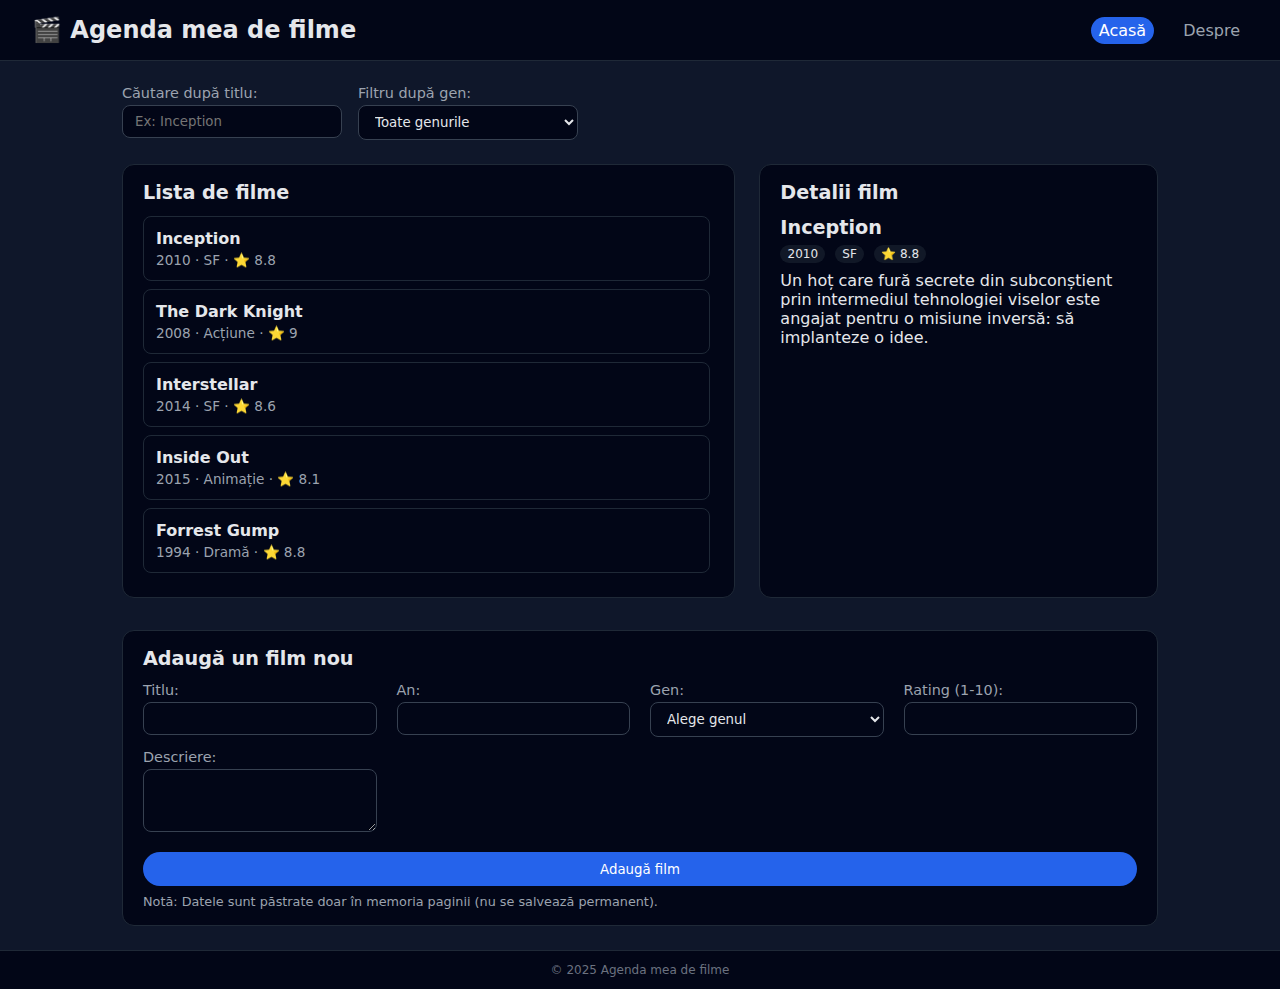
<file: index.html>
<!DOCTYPE html>
<html lang="ro">
<head>
    <meta charset="UTF-8">
    <meta name="viewport" content="width=device-width, initial-scale=1.0">
    <title>Agenda mea de filme</title>
    <link rel="stylesheet" href="style.css">
</head>
<body>
    <header class="top-bar">
        <h1>🎬 Agenda mea de filme</h1>
        <nav>
            <a href="index.html" class="active">Acasă</a>
            <a href="about.html">Despre</a>
        </nav>
    </header>

    <main>
        <section class="controls">
            <div class="control-group">
                <label for="searchInput">Căutare după titlu:</label>
                <input type="text" id="searchInput" placeholder="Ex: Inception">
            </div>

            <div class="control-group">
                <label for="genreFilter">Filtru după gen:</label>
                <select id="genreFilter">
                    <option value="toate">Toate genurile</option>
                    <option value="Acțiune">Acțiune</option>
                    <option value="SF">SF</option>
                    <option value="Dramă">Dramă</option>
                    <option value="Comedie">Comedie</option>
                    <option value="Animație">Animație</option>
                </select>
            </div>
        </section>

        <section class="content">
            <section class="movie-list-section">
                <h2>Lista de filme</h2>
                <ul id="movieList" class="movie-list">
                    <!-- Filmele vor fi generate din JavaScript -->
                </ul>
            </section>

            <aside class="movie-details-section">
                <h2>Detalii film</h2>
                <div id="movieDetails" class="movie-details">
                    <p>Selectează un film din listă pentru a vedea detaliile aici.</p>
                </div>
            </aside>
        </section>

        <section class="add-movie-section">
            <h2>Adaugă un film nou</h2>
            <form id="addMovieForm">
                <div class="form-row">
                    <label for="titleInput">Titlu:</label>
                    <input type="text" id="titleInput" required>
                </div>
                <div class="form-row">
                    <label for="yearInput">An:</label>
                    <input type="number" id="yearInput" min="1900" max="2100" required>
                </div>
                <div class="form-row">
                    <label for="genreInput">Gen:</label>
                    <select id="genreInput" required>
                        <option value="">Alege genul</option>
                        <option value="Acțiune">Acțiune</option>
                        <option value="SF">SF</option>
                        <option value="Dramă">Dramă</option>
                        <option value="Comedie">Comedie</option>
                        <option value="Animație">Animație</option>
                    </select>
                </div>
                <div class="form-row">
                    <label for="ratingInput">Rating (1-10):</label>
                    <input type="number" id="ratingInput" min="1" max="10" step="0.1" required>
                </div>
                <div class="form-row">
                    <label for="descriptionInput">Descriere:</label>
                    <textarea id="descriptionInput" rows="3" required></textarea>
                </div>
                <button type="submit">Adaugă film</button>
            </form>
            <p class="note">
                Notă: Datele sunt păstrate doar în memoria paginii (nu se salvează permanent).
            </p>
        </section>
    </main>

    <footer>
        <p>&copy; 2025 Agenda mea de filme</p>
    </footer>

    <script src="script.js"></script>
</body>
</html>
</file>
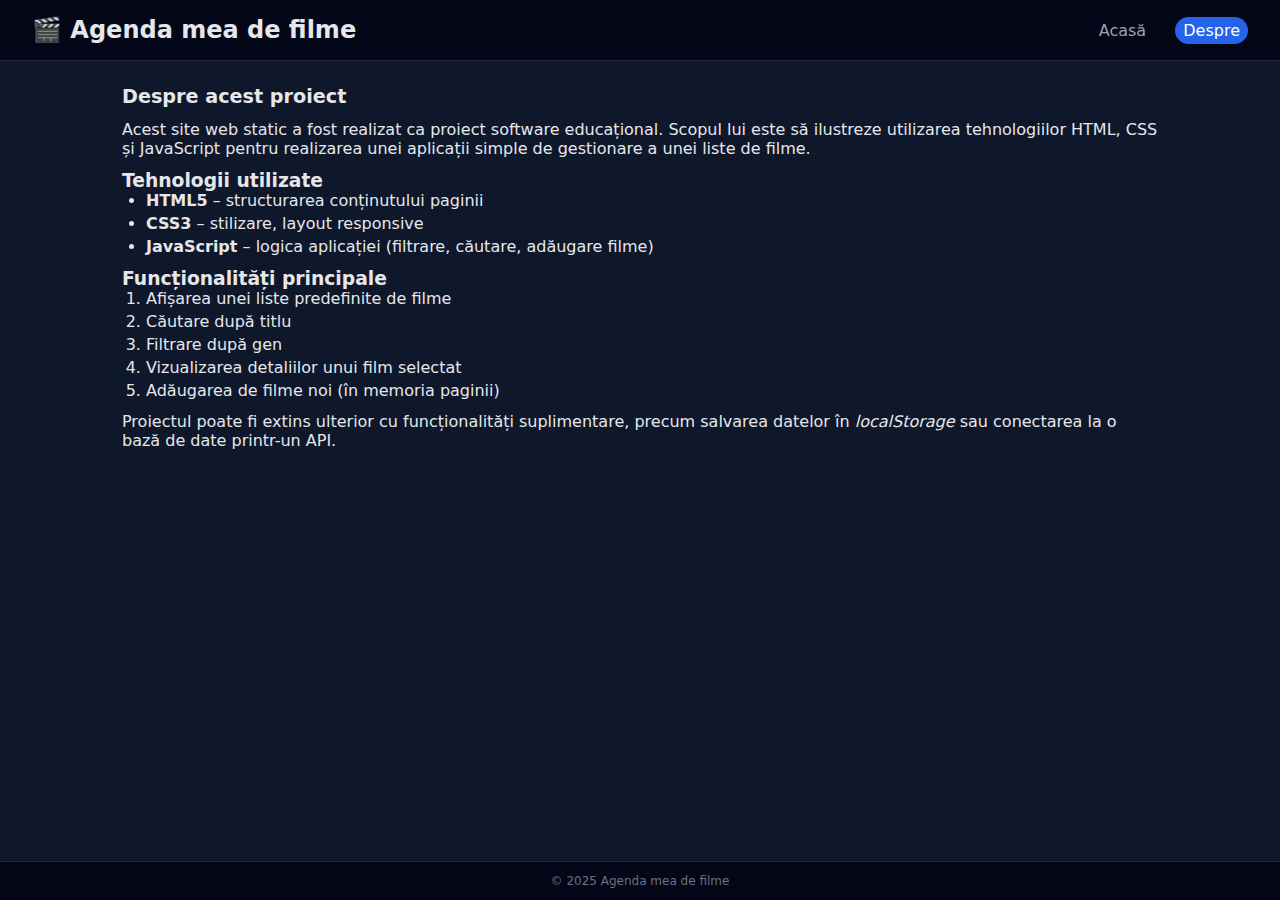
<file: about.html>
<!DOCTYPE html>
<html lang="ro">
<head>
    <meta charset="UTF-8">
    <meta name="viewport" content="width=device-width, initial-scale=1.0">
    <title>Despre - Agenda mea de filme</title>
    <link rel="stylesheet" href="style.css">
</head>
<body>
    <header class="top-bar">
        <h1>🎬 Agenda mea de filme</h1>
        <nav>
            <a href="index.html">Acasă</a>
            <a href="about.html" class="active">Despre</a>
        </nav>
    </header>

    <main class="about-page">
        <h2>Despre acest proiect</h2>
        <p>
            Acest site web static a fost realizat ca proiect software educațional.
            Scopul lui este să ilustreze utilizarea tehnologiilor HTML, CSS și JavaScript
            pentru realizarea unei aplicații simple de gestionare a unei liste de filme.
        </p>

        <h3>Tehnologii utilizate</h3>
        <ul>
            <li><strong>HTML5</strong> – structurarea conținutului paginii</li>
            <li><strong>CSS3</strong> – stilizare, layout responsive</li>
            <li><strong>JavaScript</strong> – logica aplicației (filtrare, căutare, adăugare filme)</li>
        </ul>

        <h3>Funcționalități principale</h3>
        <ol>
            <li>Afișarea unei liste predefinite de filme</li>
            <li>Căutare după titlu</li>
            <li>Filtrare după gen</li>
            <li>Vizualizarea detaliilor unui film selectat</li>
            <li>Adăugarea de filme noi (în memoria paginii)</li>
        </ol>

        <p>
            Proiectul poate fi extins ulterior cu funcționalități suplimentare, precum
            salvarea datelor în <em>localStorage</em> sau conectarea la o bază de date printr-un API.
        </p>
    </main>

    <footer>
        <p>&copy; 2025 Agenda mea de filme</p>
    </footer>
</body>
</html>
</file>
<file: style.css>
/* Reset simplu */
* {
    box-sizing: border-box;
    margin: 0;
    padding: 0;
    font-family: system-ui, -apple-system, BlinkMacSystemFont, "Segoe UI", sans-serif;
}

body {
    background: #0f172a;
    color: #e5e7eb;
    min-height: 100vh;
    display: flex;
    flex-direction: column;
}

/* Header & nav */
.top-bar {
    background: #020617;
    border-bottom: 1px solid #1f2937;
    padding: 1rem 2rem;
    display: flex;
    align-items: center;
    justify-content: space-between;
}

.top-bar h1 {
    font-size: 1.5rem;
}

nav a {
    margin-left: 1rem;
    text-decoration: none;
    color: #9ca3af;
    padding: 0.25rem 0.5rem;
    border-radius: 999px;
    transition: background 0.2s, color 0.2s;
}

nav a:hover {
    background: #111827;
    color: #e5e7eb;
}

nav a.active {
    background: #2563eb;
    color: white;
}

/* Layout principal */
main {
    flex: 1;
    padding: 1.5rem 2rem;
    max-width: 1100px;
    margin: 0 auto;
}

/* Controale */
.controls {
    display: flex;
    gap: 1rem;
    flex-wrap: wrap;
    margin-bottom: 1.5rem;
}

.control-group {
    display: flex;
    flex-direction: column;
    min-width: 220px;
}

label {
    margin-bottom: 0.25rem;
    font-size: 0.9rem;
    color: #9ca3af;
}

input[type="text"],
input[type="number"],
select,
textarea {
    padding: 0.5rem 0.75rem;
    border-radius: 0.5rem;
    border: 1px solid #374151;
    background: #020617;
    color: #e5e7eb;
}

input:focus,
select:focus,
textarea:focus {
    outline: none;
    border-color: #2563eb;
    box-shadow: 0 0 0 1px #2563eb55;
}

/* Conținut: listă + detalii */
.content {
    display: grid;
    grid-template-columns: 2fr 1.3fr;
    gap: 1.5rem;
    margin-bottom: 2rem;
}

.movie-list-section,
.movie-details-section,
.add-movie-section {
    background: #020617;
    border-radius: 0.75rem;
    padding: 1rem 1.25rem;
    border: 1px solid #1f2937;
}

h2 {
    margin-bottom: 0.75rem;
    font-size: 1.2rem;
}

/* Lista de filme */
.movie-list {
    list-style: none;
    max-height: 400px;
    overflow-y: auto;
    padding-right: 0.25rem;
}

.movie-item {
    padding: 0.75rem;
    margin-bottom: 0.5rem;
    border-radius: 0.5rem;
    border: 1px solid #1f2937;
    cursor: pointer;
    transition: background 0.15s, transform 0.1s, border-color 0.15s;
}

.movie-item:hover {
    background: #111827;
    transform: translateY(-1px);
    border-color: #2563eb;
}

.movie-item-title {
    font-weight: 600;
}

.movie-item-meta {
    font-size: 0.85rem;
    color: #9ca3af;
    margin-top: 0.25rem;
}

/* Detalii film */
.movie-details p {
    margin-bottom: 0.5rem;
}

.movie-details .movie-title {
    font-size: 1.2rem;
    font-weight: 600;
    margin-bottom: 0.25rem;
}

.badge {
    display: inline-block;
    padding: 0.1rem 0.45rem;
    border-radius: 999px;
    background: #111827;
    font-size: 0.75rem;
    margin-right: 0.3rem;
}

/* Formular adăugare film */
.add-movie-section h2 {
    margin-bottom: 0.75rem;
}

#addMovieForm {
    display: grid;
    grid-template-columns: repeat(auto-fit, minmax(220px, 1fr));
    gap: 0.75rem 1.25rem;
    margin-bottom: 0.5rem;
}

.form-row {
    display: flex;
    flex-direction: column;
}

button[type="submit"] {
    grid-column: 1 / -1;
    padding: 0.6rem 1.2rem;
    border-radius: 999px;
    border: none;
    background: #2563eb;
    color: white;
    font-weight: 500;
    cursor: pointer;
    margin-top: 0.5rem;
    transition: background 0.15s, transform 0.1s, box-shadow 0.15s;
}

button[type="submit"]:hover {
    background: #1d4ed8;
    box-shadow: 0 8px 20px rgba(37, 99, 235, 0.35);
    transform: translateY(-1px);
}

button[type="submit"]:active {
    transform: translateY(0);
    box-shadow: none;
}

.note {
    font-size: 0.8rem;
    color: #9ca3af;
}

/* Pagina Despre */
.about-page p,
.about-page ul,
.about-page ol {
    margin-bottom: 0.75rem;
}

.about-page ul,
.about-page ol {
    padding-left: 1.5rem;
}

.about-page li {
    margin-bottom: 0.25rem;
}

/* Scrollbar mic & discret */
.movie-list::-webkit-scrollbar {
    width: 6px;
}
.movie-list::-webkit-scrollbar-track {
    background: #020617;
}
.movie-list::-webkit-scrollbar-thumb {
    background: #374151;
    border-radius: 999px;
}

/* Footer */
footer {
    padding: 0.75rem;
    text-align: center;
    font-size: 0.75rem;
    color: #6b7280;
    border-top: 1px solid #1f2937;
    background: #020617;
}

/* Responsive */
@media (max-width: 800px) {
    main {
        padding: 1rem;
    }

    .content {
        grid-template-columns: 1fr;
    }
}
</file>
